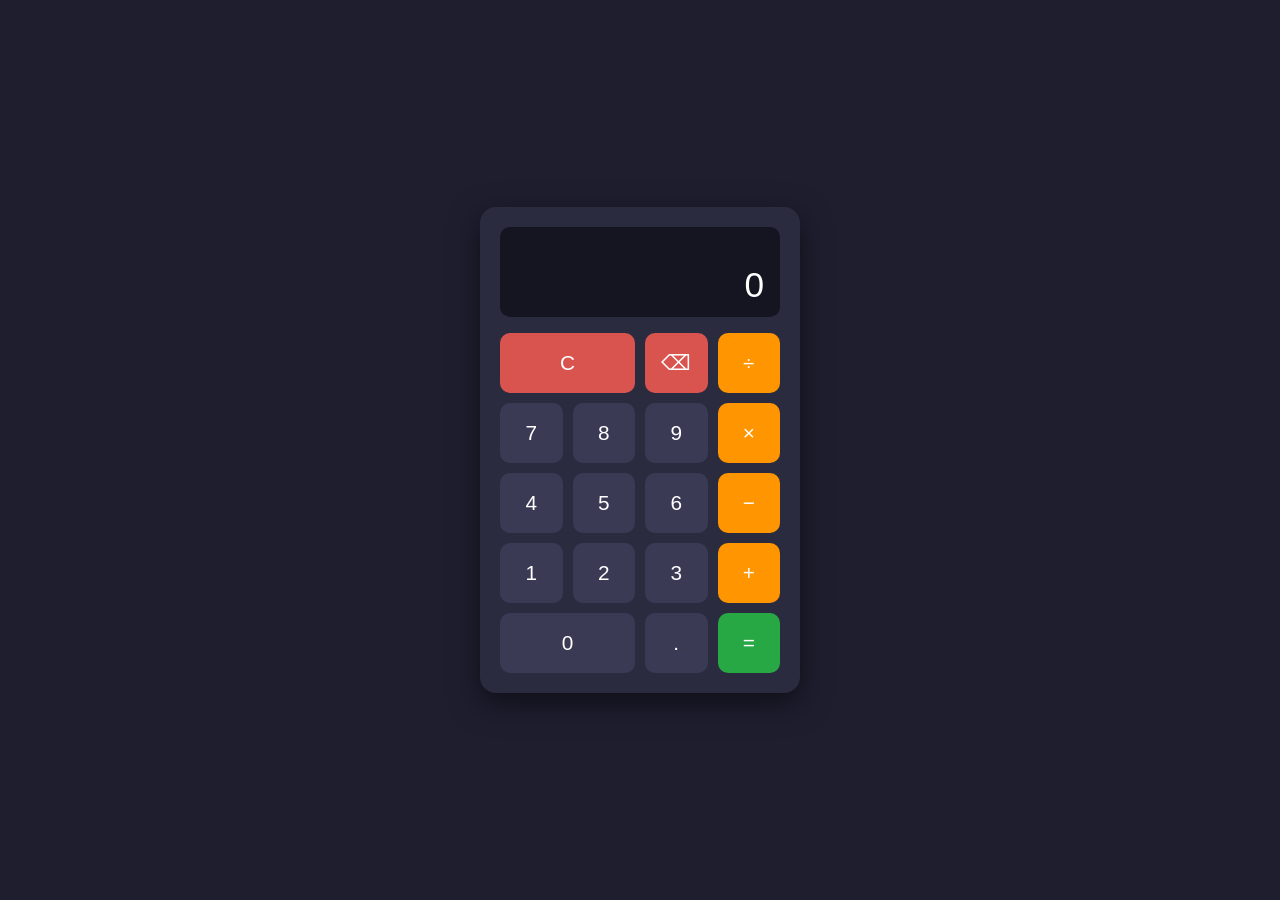
<file: calci/index.html>
<!DOCTYPE html>
<html lang="en">
<head>
  <meta charset="UTF-8">
  <meta name="viewport" content="width=device-width, initial-scale=1.0">
  <title>Calculator</title>
  <link rel="stylesheet" href="style.css">
</head>
<body>
  <div class="calculator">
    <div class="display">
      <div class="previous" id="previous"></div>
      <div class="current" id="current">0</div>
    </div>

    <div class="buttons">
      <button data-action="clear" class="span-2 function">C</button>
      <button data-action="backspace" class="function">⌫</button>
      <button data-operator="÷" class="operator">÷</button>

      <button data-number="7">7</button>
      <button data-number="8">8</button>
      <button data-number="9">9</button>
      <button data-operator="×" class="operator">×</button>

      <button data-number="4">4</button>
      <button data-number="5">5</button>
      <button data-number="6">6</button>
      <button data-operator="−" class="operator">−</button>

      <button data-number="1">1</button>
      <button data-number="2">2</button>
      <button data-number="3">3</button>
      <button data-operator="+" class="operator">+</button>

      <button data-number="0" class="span-2">0</button>
      <button data-number=".">.</button>
      <button data-action="equals" class="equals">=</button>
    </div>
  </div>

<script src="script.js"></script>
</body>
</html>
</file>
<file: calci/style.css>
* {
  box-sizing: border-box;
  margin: 0;
  padding: 0;
}

body {
  min-height: 100vh;
  display: flex;
  justify-content: center;
  align-items: center;
  background: #1e1e2f;
  font-family: "Segoe UI", Arial, sans-serif;
}

.calculator {
  width: 320px;
  padding: 20px;
  background: #2b2b40;
  border-radius: 16px;
  box-shadow: 0 10px 30px rgba(0, 0, 0, 0.5);
}

/* ---------- Display ---------- */
.display {
  min-height: 90px;
  padding: 12px 16px;
  margin-bottom: 16px;
  background: #151521;
  border-radius: 10px;
  text-align: right;
  display: flex;
  flex-direction: column;
  justify-content: flex-end;
  overflow: hidden;
}

.previous {
  min-height: 22px;
  font-size: 1rem;
  color: #8b8ba7;
  word-wrap: break-word;
  word-break: break-all;
}

.current {
  font-size: 2.2rem;
  color: #ffffff;
  word-wrap: break-word;
  word-break: break-all;
}

.current.error {
  font-size: 1.3rem;
  color: #ff6b6b;
}

/* ---------- Button grid ---------- */
.buttons {
  display: grid;
  grid-template-columns: repeat(4, 1fr);
  gap: 10px;
}

button {
  padding: 18px 0;
  font-size: 1.3rem;
  color: #ffffff;
  background: #3a3a55;
  border: none;
  border-radius: 10px;
  cursor: pointer;
  transition: background 0.15s, transform 0.05s;
}

button:hover {
  background: #4b4b6e;
}

button:active {
  transform: scale(0.95);
}

.span-2 {
  grid-column: span 2;
}

.function {
  background: #d9534f;
}
.function:hover {
  background: #e6706c;
}

.operator {
  background: #ff9500;
}
.operator:hover {
  background: #ffac33;
}

.equals {
  background: #28a745;
}
.equals:hover {
  background: #3bc25b;
}
</file>
